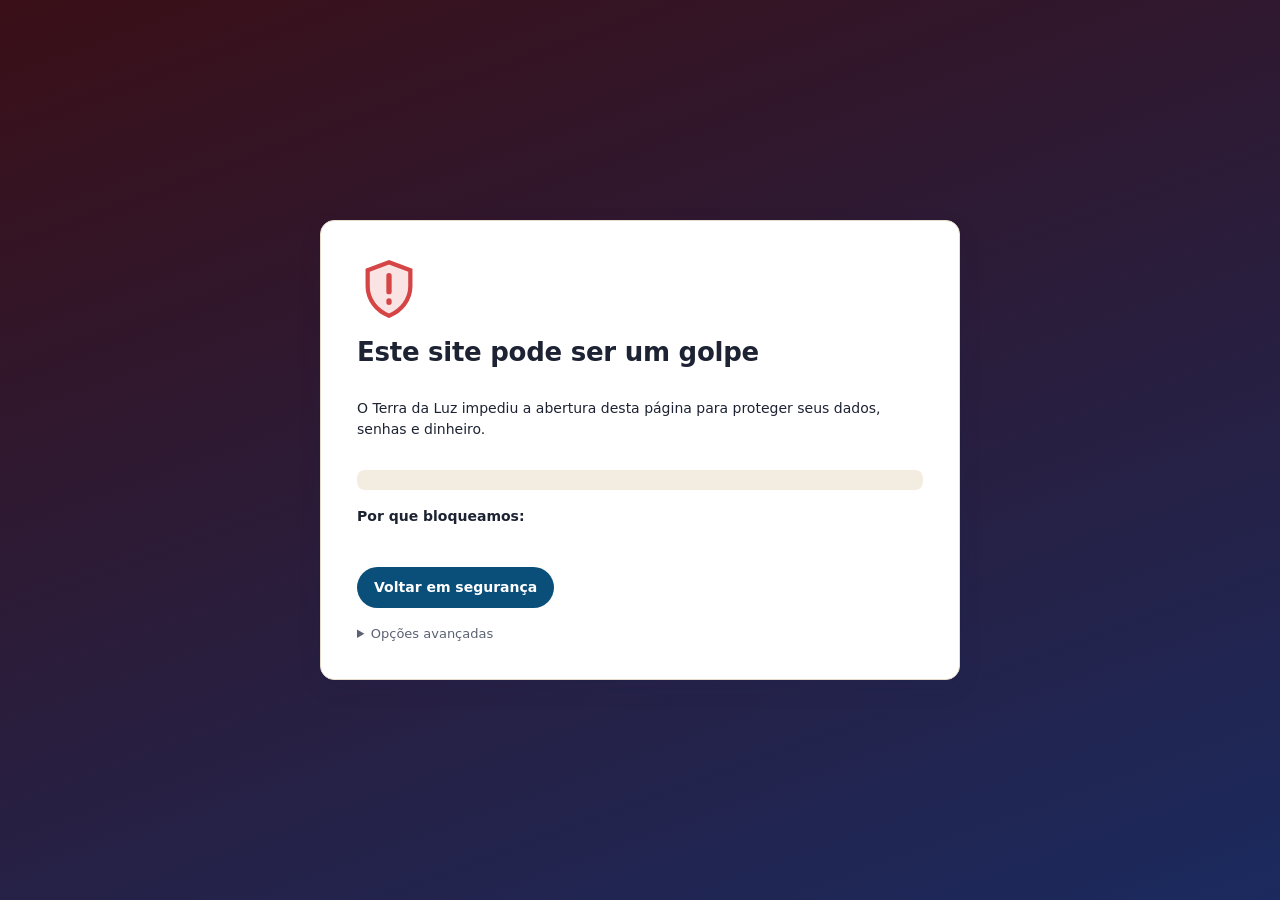
<file: extensoes/nucleo/paginas/alerta.html>
<!doctype html>
<html lang="pt-BR">
<head>
  <meta charset="utf-8">
  <meta name="viewport" content="width=device-width, initial-scale=1">
  <title>Site bloqueado — Terra da Luz</title>
  <link rel="icon" href="../icones/icone-32.png">
  <link rel="stylesheet" href="../estilo/base.css">
  <style>
    body { min-height: 100vh; display: grid; place-items: center; padding: 24px; background: linear-gradient(160deg, #3a0f17, #1b2a5e); }
    body.suspeito { background: linear-gradient(160deg, #4a2a05, #1b2a5e); }
    .caixa { max-width: 640px; width: 100%; padding: 36px; display: grid; gap: 16px; }
    .escudo { width: 64px; height: 64px; color: var(--perigo); }
    body.suspeito .escudo { color: var(--alerta); }
    h1 { font-size: 26px; }
    .endereco { font-family: ui-monospace, Consolas, monospace; font-size: 13px; padding: 10px 12px; border-radius: 8px; background: var(--superficie-2); word-break: break-all; }
    ul { margin: 0; padding-left: 20px; display: grid; gap: 6px; }
    .botoes { display: flex; gap: 10px; flex-wrap: wrap; margin-top: 8px; }
    details { font-size: 13px; color: var(--texto-2); }
    details summary { cursor: pointer; }
    details .botao { margin-top: 10px; }
  </style>
</head>
<body>
  <main class="caixa cartao">
    <svg class="escudo" viewBox="0 0 24 24" aria-hidden="true"><path d="M12 2l8 3v6c0 5-3.4 9.3-8 11-4.6-1.7-8-6-8-11V5l8-3z" fill="currentColor" opacity=".15"/><path d="M12 2l8 3v6c0 5-3.4 9.3-8 11-4.6-1.7-8-6-8-11V5l8-3z" fill="none" stroke="currentColor" stroke-width="1.6"/><path d="M12 7v6M12 16.5v.5" stroke="currentColor" stroke-width="2" stroke-linecap="round"/></svg>
    <h1 id="titulo">Este site pode ser um golpe</h1>
    <p id="explicacao">O Terra da Luz impediu a abertura desta página para proteger seus dados, senhas e dinheiro.</p>
    <div class="endereco" id="endereco"></div>
    <strong>Por que bloqueamos:</strong>
    <ul id="motivos"></ul>
    <div class="botoes">
      <button id="voltar" class="botao primario">Voltar em segurança</button>
    </div>
    <details>
      <summary>Opções avançadas</summary>
      <p>Se você tem certeza de que este site é confiável, pode abri-lo. Nunca digite senhas, dados de cartão ou códigos de banco em sites que você não reconhece.</p>
      <button id="continuar" class="botao perigo">Abrir mesmo assim (não recomendado)</button>
    </details>
  </main>
  <script type="module" src="alerta.js"></script>
</body>
</html>
</file>
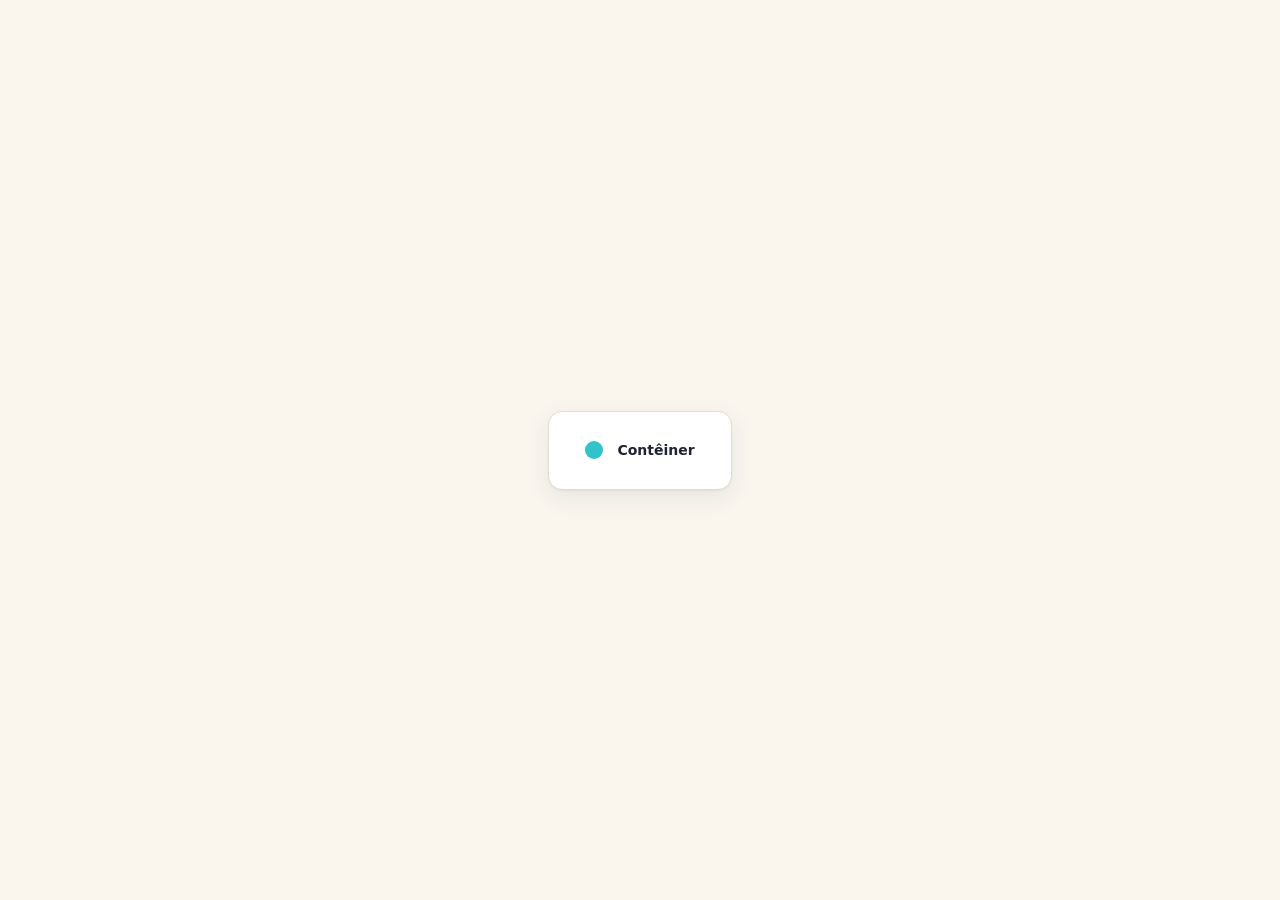
<file: extensoes/nucleo/paginas/conteiner.html>
<!doctype html>
<html lang="pt-BR">
<head>
  <meta charset="utf-8">
  <title>Contêiner — Terra da Luz</title>
  <link rel="icon" href="../icones/icone-32.png">
  <link rel="stylesheet" href="../estilo/base.css">
  <style>
    body { min-height: 100vh; display: grid; place-items: center; }
    .caixa { padding: 28px 36px; display: flex; gap: 14px; align-items: center; }
    .ponto { width: 18px; height: 18px; }
  </style>
</head>
<body>
  <!-- Página de entrada de um contêiner: o ajudante abre o perfil do contêiner
       nesta página, que guarda o nome/cor do contêiner e segue para o site. -->
  <main class="caixa cartao"><span class="ponto" id="cor"></span><strong id="nome">Abrindo contêiner…</strong></main>
  <script type="module" src="conteiner.js"></script>
</body>
</html>
</file>
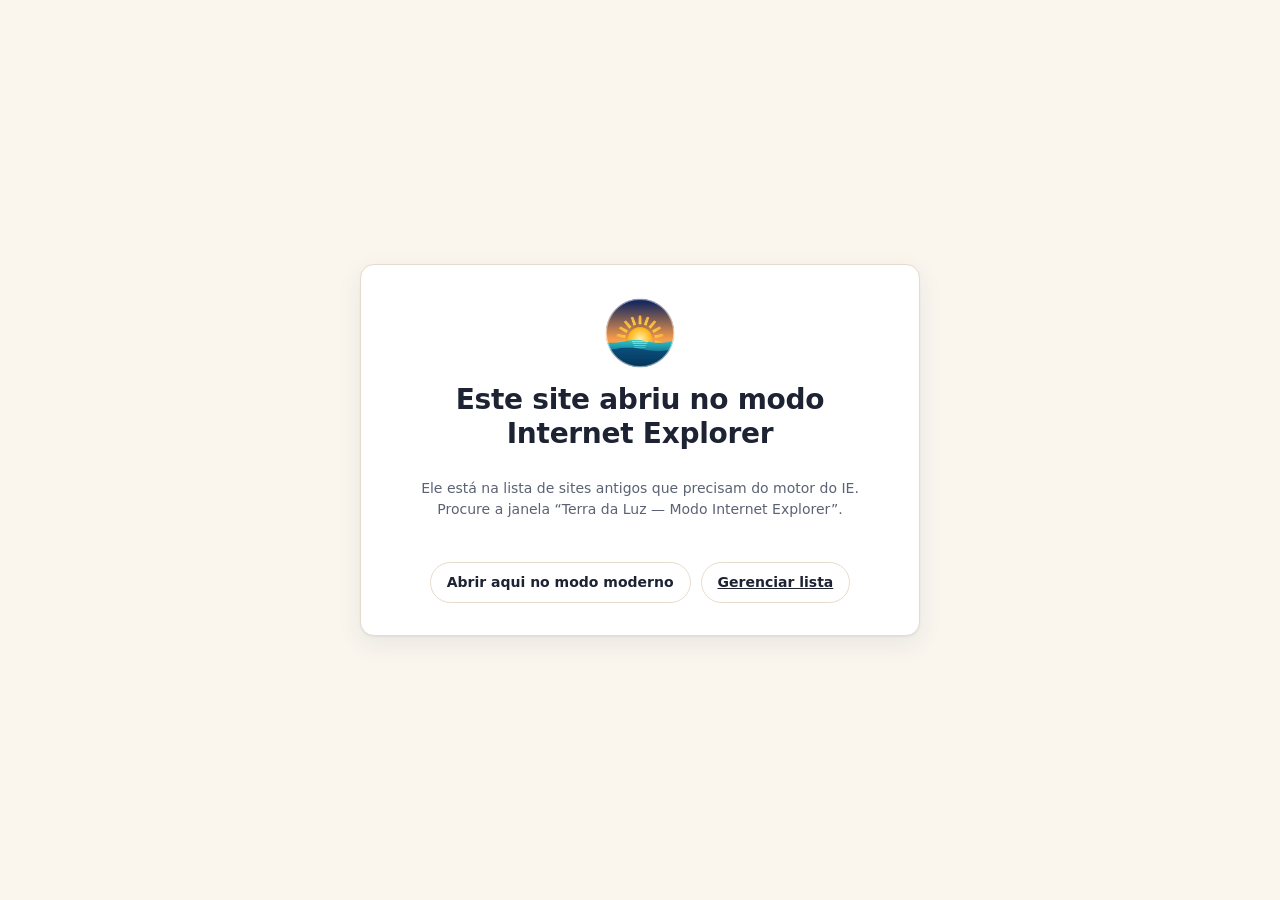
<file: extensoes/nucleo/paginas/modoie.html>
<!doctype html>
<html lang="pt-BR">
<head>
  <meta charset="utf-8">
  <title>Aberto no modo Internet Explorer</title>
  <link rel="icon" href="../icones/icone-32.png">
  <link rel="stylesheet" href="../estilo/base.css">
  <style>
    body { min-height: 100vh; display: grid; place-items: center; padding: 24px; }
    .caixa { max-width: 560px; padding: 32px; display: grid; gap: 14px; text-align: center; justify-items: center; }
    .endereco { font-family: ui-monospace, Consolas, monospace; font-size: 13px; word-break: break-all; color: var(--texto-2); }
    .botoes { display: flex; gap: 10px; flex-wrap: wrap; justify-content: center; }
  </style>
</head>
<body>
  <main class="caixa cartao">
    <img src="../icones/icone-128.png" alt="" width="72" height="72">
    <h1>Este site abriu no modo Internet Explorer</h1>
    <p class="mudo">Ele está na lista de sites antigos que precisam do motor do IE. Procure a janela “Terra da Luz — Modo Internet Explorer”.</p>
    <div class="endereco" id="endereco"></div>
    <div class="botoes">
      <button id="aqui" class="botao">Abrir aqui no modo moderno</button>
      <a class="botao" href="painel.html#modoie">Gerenciar lista</a>
    </div>
  </main>
  <script type="module" src="modoie.js"></script>
</body>
</html>
</file>
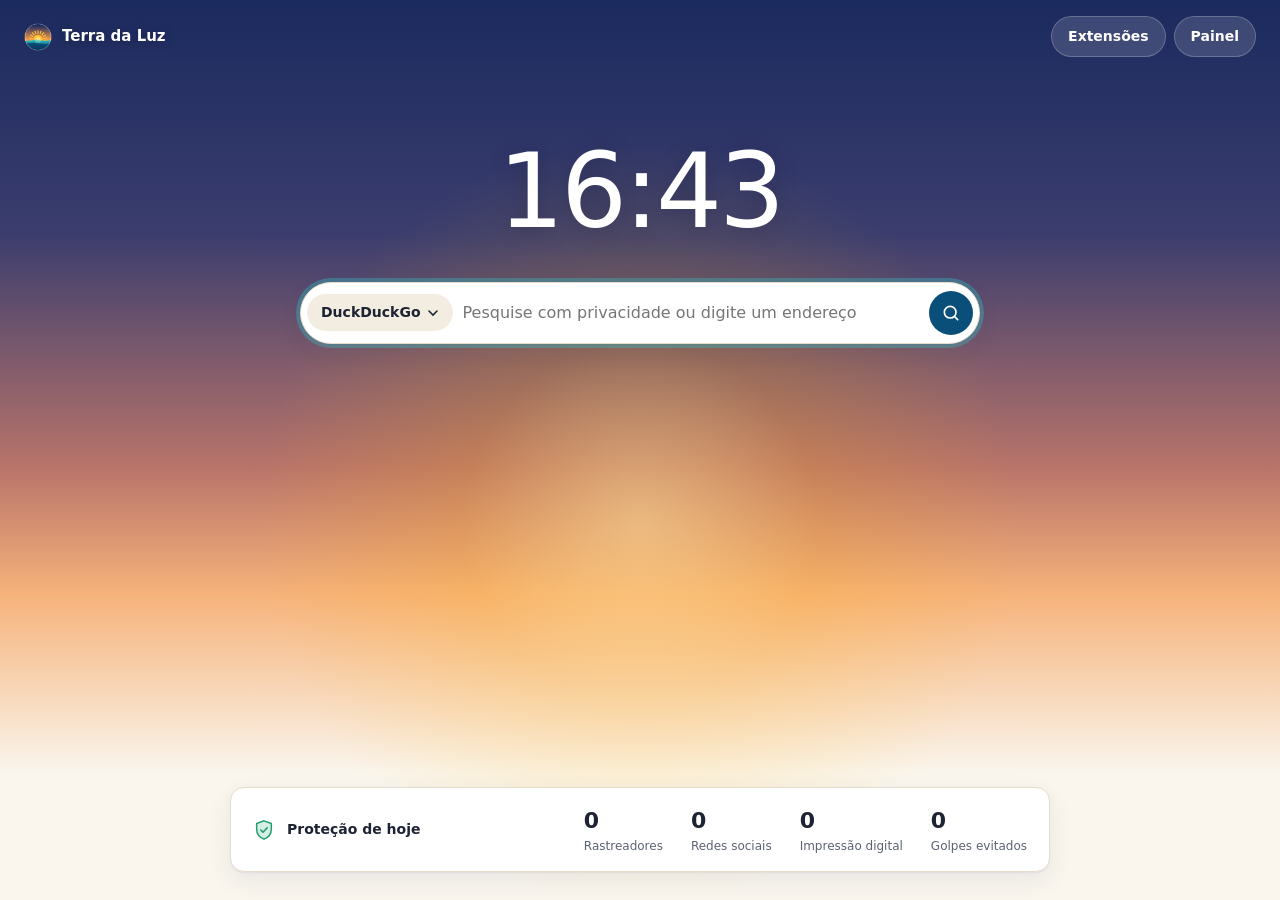
<file: extensoes/nucleo/paginas/novaaba.html>
<!doctype html>
<html lang="pt-BR">
<head>
  <meta charset="utf-8">
  <meta name="viewport" content="width=device-width, initial-scale=1">
  <title>Nova aba</title>
  <link rel="icon" href="../icones/icone-32.png">
  <link rel="stylesheet" href="../estilo/base.css">
  <link rel="stylesheet" href="novaaba.css">
</head>
<body>
  <div class="ceu" aria-hidden="true"><div class="brilho"></div></div>

  <header class="topo">
    <div class="marca"><img src="../icones/icone-48.png" alt=""> Terra da Luz</div>
    <span id="chipConteiner" class="chip-conteiner oculto"><span class="ponto"></span><span></span></span>
    <nav class="acoes-topo">
      <a class="botao fantasma" href="painel.html#extensoes">Extensões</a>
      <a class="botao fantasma" href="painel.html">Painel</a>
    </nav>
  </header>

  <main class="centro">
    <p id="saudacao" class="saudacao"></p>
    <h1 id="relogio" class="relogio">--:--</h1>

    <form id="busca" class="busca cartao" role="search">
      <button type="button" id="trocarBuscador" class="buscador" aria-haspopup="listbox" title="Escolher buscador">
        <span id="nomeBuscador">DuckDuckGo</span>
        <svg width="12" height="12" viewBox="0 0 12 12" aria-hidden="true"><path d="M2 4l4 4 4-4" fill="none" stroke="currentColor" stroke-width="1.6" stroke-linecap="round"/></svg>
      </button>
      <input id="termo" name="q" type="search" autocomplete="off" placeholder="Pesquise com privacidade ou digite um endereço" aria-label="Pesquisar" autofocus>
      <button class="lupa" type="submit" aria-label="Pesquisar">
        <svg width="20" height="20" viewBox="0 0 24 24" aria-hidden="true"><circle cx="11" cy="11" r="7" fill="none" stroke="currentColor" stroke-width="2"/><path d="M20 20l-4-4" stroke="currentColor" stroke-width="2" stroke-linecap="round"/></svg>
      </button>
      <ul id="listaBuscadores" class="lista-buscadores cartao oculto" role="listbox"></ul>
    </form>

    <section id="atalhos" class="atalhos" aria-label="Atalhos"></section>
  </main>

  <section class="painel-protecao cartao" aria-label="Proteção de hoje">
    <div class="pp-titulo">
      <svg width="22" height="22" viewBox="0 0 24 24" aria-hidden="true"><path d="M12 2l8 3v6c0 5-3.4 9.3-8 11-4.6-1.7-8-6-8-11V5l8-3z" fill="currentColor" opacity=".18"/><path d="M12 2l8 3v6c0 5-3.4 9.3-8 11-4.6-1.7-8-6-8-11V5l8-3z" fill="none" stroke="currentColor" stroke-width="1.6"/><path d="M8.5 12l2.4 2.4 4.6-4.8" fill="none" stroke="currentColor" stroke-width="1.8" stroke-linecap="round" stroke-linejoin="round"/></svg>
      <div><strong>Proteção de hoje</strong><span id="nivelTexto" class="mudo"></span></div>
    </div>
    <dl class="numeros">
      <div><dt>Rastreadores</dt><dd id="nRastreadores">0</dd></div>
      <div><dt>Redes sociais</dt><dd id="nSocial">0</dd></div>
      <div><dt>Impressão digital</dt><dd id="nImpressao">0</dd></div>
      <div><dt>Golpes evitados</dt><dd id="nGolpes">0</dd></div>
    </dl>
  </section>

  <dialog id="dialogoAtalho" class="cartao">
    <form method="dialog" id="formAtalho">
      <h2>Novo atalho</h2>
      <label>Nome<input class="campo" name="nome" required maxlength="40"></label>
      <label>Endereço<input class="campo" name="url" required placeholder="https://"></label>
      <div class="linha-botoes">
        <button class="botao" value="cancelar" formnovalidate>Cancelar</button>
        <button class="botao primario" value="salvar">Salvar</button>
      </div>
    </form>
  </dialog>

  <script type="module" src="novaaba.js"></script>
</body>
</html>
</file>
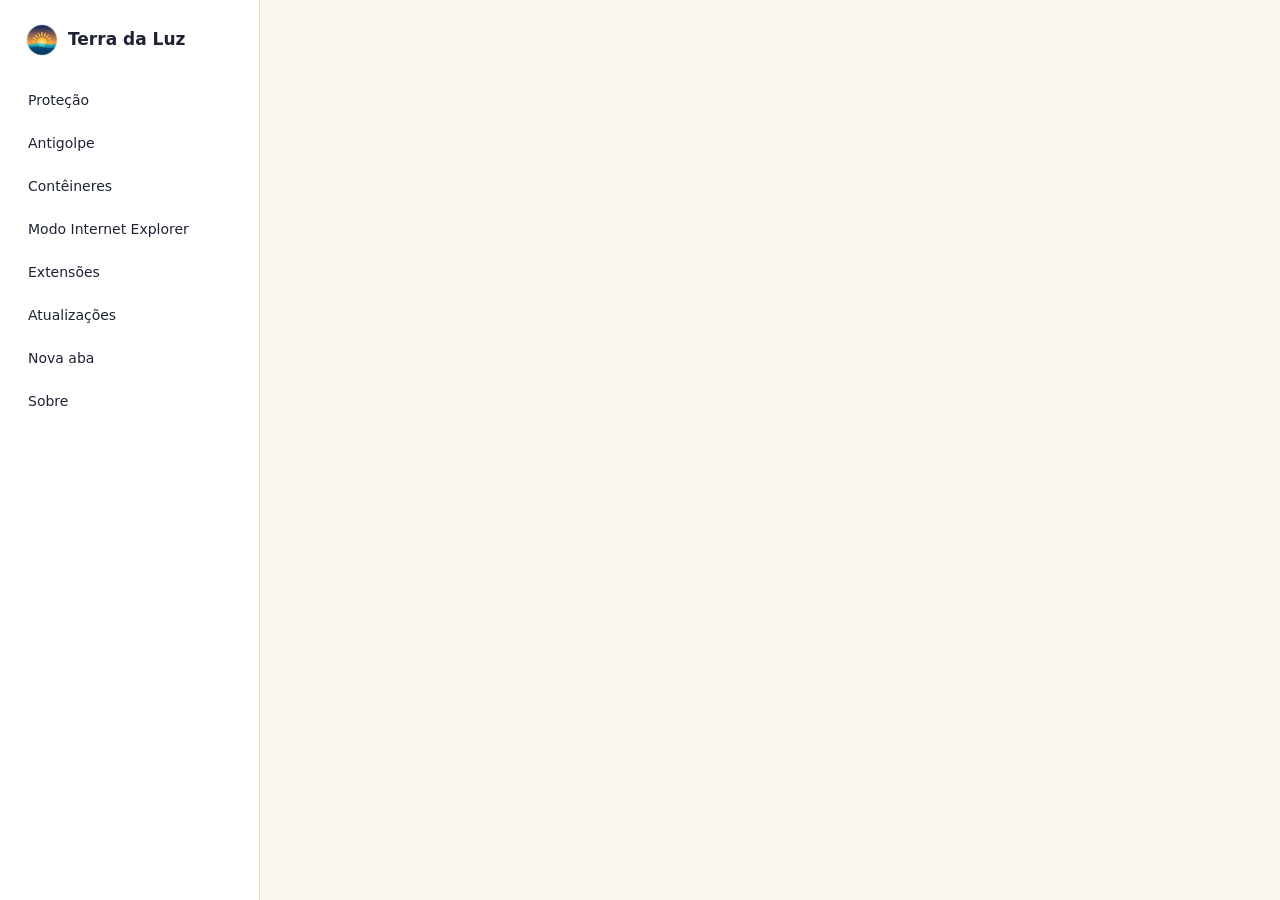
<file: extensoes/nucleo/paginas/painel.html>
<!doctype html>
<html lang="pt-BR">
<head>
  <meta charset="utf-8">
  <meta name="viewport" content="width=device-width, initial-scale=1">
  <title>Painel do Terra da Luz</title>
  <link rel="icon" href="../icones/icone-32.png">
  <link rel="stylesheet" href="../estilo/base.css">
  <link rel="stylesheet" href="painel.css">
</head>
<body>
  <aside class="lateral">
    <div class="marca"><img src="../icones/icone-48.png" alt=""> Terra da Luz</div>
    <nav id="menu" aria-label="Seções">
      <a href="#protecao">Proteção</a>
      <a href="#antigolpe">Antigolpe</a>
      <a href="#conteineres">Contêineres</a>
      <a href="#modoie">Modo Internet Explorer</a>
      <a href="#extensoes">Extensões</a>
      <a href="#atualizacoes">Atualizações</a>
      <a href="#novaaba">Nova aba</a>
      <a href="#sobre">Sobre</a>
    </nav>
  </aside>

  <main>
    <!-- PROTEÇÃO -->
    <section id="sec-protecao" class="secao">
      <h1>Proteção contra rastreamento</h1>
      <p class="mudo">Inspirada na Proteção Aprimorada do Firefox, funcionando no motor nativo do Chromium.</p>
      <div class="niveis" role="radiogroup" aria-label="Nível de proteção">
        <label class="nivel cartao"><input type="radio" name="nivel" value="padrao">
          <strong>Padrão</strong><span>Bloqueia rastreadores de terceiros, de redes sociais, de impressão digital e mineradores de criptomoeda. Remove códigos de rastreio dos links. Quase nunca quebra sites.</span></label>
        <label class="nivel cartao"><input type="radio" name="nivel" value="estrita">
          <strong>Estrita</strong><span>Tudo do Padrão e mais disfarce de áudio, processador, bateria e lista de fontes. Mais privacidade; alguns sites podem se comportar diferente.</span></label>
        <label class="nivel cartao"><input type="radio" name="nivel" value="desligada">
          <strong>Desligada</strong><span>Não bloqueia rastreadores. O antigolpe continua funcionando.</span></label>
      </div>

      <h2>Proteções sempre ativas</h2>
      <ul class="lista-status">
        <li><span class="etiqueta ok">Ativo</span> Sem telemetria do Google: o navegador é baseado no ungoogled-chromium.</li>
        <li><span class="etiqueta ok">Ativo</span> Cookies de terceiros bloqueados e armazenamento separado por site (como a Proteção Total de Cookies do Firefox).</li>
        <li><span class="etiqueta ok">Ativo</span> Ruído contra impressão digital em canvas e medidas de texto, direto no código C++.</li>
        <li><span class="etiqueta ok">Ativo</span> Isolamento de processos por site (sandbox do Chromium).</li>
        <li><span class="etiqueta ok">Ativo</span> Preferência por HTTPS e DNS seguro (Quad9), que também bloqueia domínios de malware.</li>
        <li><span class="etiqueta ok">Ativo</span> uBlock Origin embutido com listas de anúncios e rastreadores.</li>
      </ul>

      <h2>Sites sem proteção</h2>
      <p class="mudo">Sites em que você desligou o bloqueio pelo ícone do Terra da Luz.</p>
      <ul id="sitesSemProtecao" class="lista-simples"></ul>
    </section>

    <!-- ANTIGOLPE -->
    <section id="sec-antigolpe" class="secao">
      <h1>Antigolpe</h1>
      <p class="mudo">Verifica cada endereço antes de abrir. A análise acontece no seu computador: nenhum site que você visita é enviado para ninguém.</p>
      <div class="cartao opcoes">
        <label class="opcao"><span><strong>Avisar sobre sites falsos e golpes</strong><small>Detecta imitações de bancos, gov.br, lojas e redes sociais, endereços disfarçados e letras de outros alfabetos.</small></span>
          <span class="chave"><input type="checkbox" data-config="antiGolpe"><span></span></span></label>
        <label class="opcao"><span><strong>Usar listas públicas de golpes e vírus</strong><small>Baixa uma vez a cada 12 horas as listas completas do URLhaus (abuse.ch) e do OpenPhish e compara aqui mesmo.</small></span>
          <span class="chave"><input type="checkbox" data-config="listasAntiGolpe"><span></span></span></label>
        <label class="opcao"><span><strong>Bloquear downloads perigosos</strong><small>Cancela arquivos vindos de sites de golpe e pausa programas baixados sem conexão segura.</small></span>
          <span class="chave"><input type="checkbox" data-config="bloquearDownloadsPerigosos"><span></span></span></label>
      </div>
      <div class="linha-acao">
        <span id="infoListas" class="mudo"></span>
        <button id="atualizarListas" class="botao">Atualizar listas agora</button>
      </div>
    </section>

    <!-- CONTÊINERES -->
    <section id="sec-conteineres" class="secao">
      <h1>Contêineres</h1>
      <p class="mudo">Cada contêiner é um espaço totalmente separado, com seus próprios cookies, logins e histórico. Use um para o banco, outro para o trabalho, outro para compras.</p>
      <div id="listaConteineres" class="grade-conteineres"></div>
      <form id="novoConteiner" class="cartao form-linha">
        <input class="campo" name="nome" placeholder="Nome do novo contêiner" maxlength="40" required>
        <div class="cores" role="radiogroup" aria-label="Cor"></div>
        <button class="botao primario">Criar</button>
      </form>
      <h2>Sites que sempre abrem em um contêiner</h2>
      <ul id="regrasConteiner" class="lista-simples"></ul>
    </section>

    <!-- MODO IE -->
    <section id="sec-modoie" class="secao">
      <h1>Modo Internet Explorer</h1>
      <p class="mudo">Para sistemas antigos de prefeituras, bancos, empresas e órgãos públicos que só funcionam no Internet Explorer. O site abre em uma janela do Terra da Luz que usa o motor do IE 11 (MSHTML) do próprio Windows.</p>
      <div id="statusAjudante" class="cartao status-ajudante"></div>
      <h2>Sites que sempre abrem no modo IE</h2>
      <form id="novoSiteIE" class="form-linha">
        <input class="campo" name="site" placeholder="exemplo: sistema.prefeitura.gov.br" required>
        <button class="botao">Adicionar</button>
      </form>
      <ul id="sitesIE" class="lista-simples"></ul>
      <p class="mudo pequeno">Dica: em qualquer página, clique com o botão direito e escolha “Recarregar no modo Internet Explorer”.</p>
    </section>

    <!-- EXTENSÕES -->
    <section id="sec-extensoes" class="secao">
      <h1>Central de extensões</h1>
      <p class="mudo">Instale extensões da Chrome Web Store. O Terra da Luz pede a sua confirmação antes de cada instalação, como no Chrome.</p>
      <form id="instalarLoja" class="cartao form-linha">
        <input class="campo" name="texto" placeholder="Cole aqui o endereço da extensão na Chrome Web Store" required>
        <button class="botao primario">Instalar</button>
      </form>
      <div class="linha-acao">
        <a class="botao" href="https://chromewebstore.google.com/" target="_blank" rel="noreferrer">Abrir a Chrome Web Store</a>
        <span class="mudo pequeno">Na loja, use o botão “Adicionar ao Terra da Luz”.</span>
      </div>

      <div class="cartao opcoes">
        <label class="opcao"><span><strong>Procurar atualizações das extensões da loja</strong><small>Uma vez por dia o Terra da Luz pergunta à Chrome Web Store se há versões novas das extensões que você instalou de lá. Só a lista dessas extensões e suas versões é enviada.</small></span>
          <span class="chave"><input type="checkbox" data-config="verificarAtualizacoesExtensoes"><span></span></span></label>
      </div>
      <div class="linha-acao">
        <span id="infoAtualizacoesExt" class="mudo"></span>
        <button id="verificarExtensoes" class="botao">Verificar agora</button>
      </div>
      <div id="listaExtensoes" class="lista-extensoes"></div>
    </section>

    <!-- ATUALIZAÇÕES -->
    <section id="sec-atualizacoes" class="secao">
      <h1>Atualizações do navegador</h1>
      <p class="mudo">O Terra da Luz se atualiza sozinho: verifica novas versões ao ligar o computador e a cada 6 horas, confere a assinatura digital do pacote e instala quando o navegador é fechado.</p>
      <div class="cartao versao">
        <div>
          <span class="mudo">Versão instalada</span>
          <strong id="versaoAtual">—</strong>
        </div>
        <div>
          <span class="mudo">Situação</span>
          <strong id="situacaoAtualizacao">—</strong>
        </div>
        <div class="acoes-versao">
          <button id="verificarAtualizacao" class="botao">Verificar agora</button>
          <button id="instalarAtualizacao" class="botao primario oculto">Instalar e reiniciar</button>
        </div>
      </div>
      <p class="mudo pequeno">As extensões embutidas (Núcleo, uBlock Origin e tema) também são atualizadas automaticamente pelo servidor do projeto.</p>
    </section>

    <!-- NOVA ABA -->
    <section id="sec-novaaba" class="secao">
      <h1>Nova aba</h1>
      <div class="cartao opcoes">
        <label class="opcao"><span><strong>Seu nome</strong><small>Usado só na saudação da nova aba.</small></span>
          <input class="campo curto" data-config="nomePessoa" maxlength="30" placeholder="Opcional"></label>
        <label class="opcao"><span><strong>Mostrar sites mais visitados</strong><small>Calculado a partir do seu histórico, no seu computador.</small></span>
          <span class="chave"><input type="checkbox" data-config="mostrarSitesMaisVisitados"><span></span></span></label>
        <label class="opcao"><span><strong>Buscador da nova aba</strong><small>Para a barra de endereços, use Configurações › Mecanismo de pesquisa.</small></span>
          <select class="campo curto" data-config="buscador" id="selBuscador"></select></label>
      </div>
    </section>

    <!-- SOBRE -->
    <section id="sec-sobre" class="secao">
      <h1>Sobre o Terra da Luz</h1>
      <div class="cartao sobre">
        <img src="../icones/icone-128.png" alt="" width="96" height="96">
        <div>
          <p><strong>Terra da Luz</strong> — um navegador híbrido: o motor Blink e o isolamento de processos do Chromium, sem a telemetria do Google (ungoogled-chromium), com a filosofia de privacidade do Firefox.</p>
          <p class="mudo">Núcleo <span id="versaoNucleo"></span>. Construído sobre Chromium e ungoogled-chromium (licença BSD) e uBlock Origin (GPLv3). Firefox é marca da Mozilla; o Terra da Luz não é afiliado à Mozilla nem ao Google.</p>
        </div>
      </div>
    </section>
  </main>
  <script type="module" src="painel.js"></script>
</body>
</html>
</file>
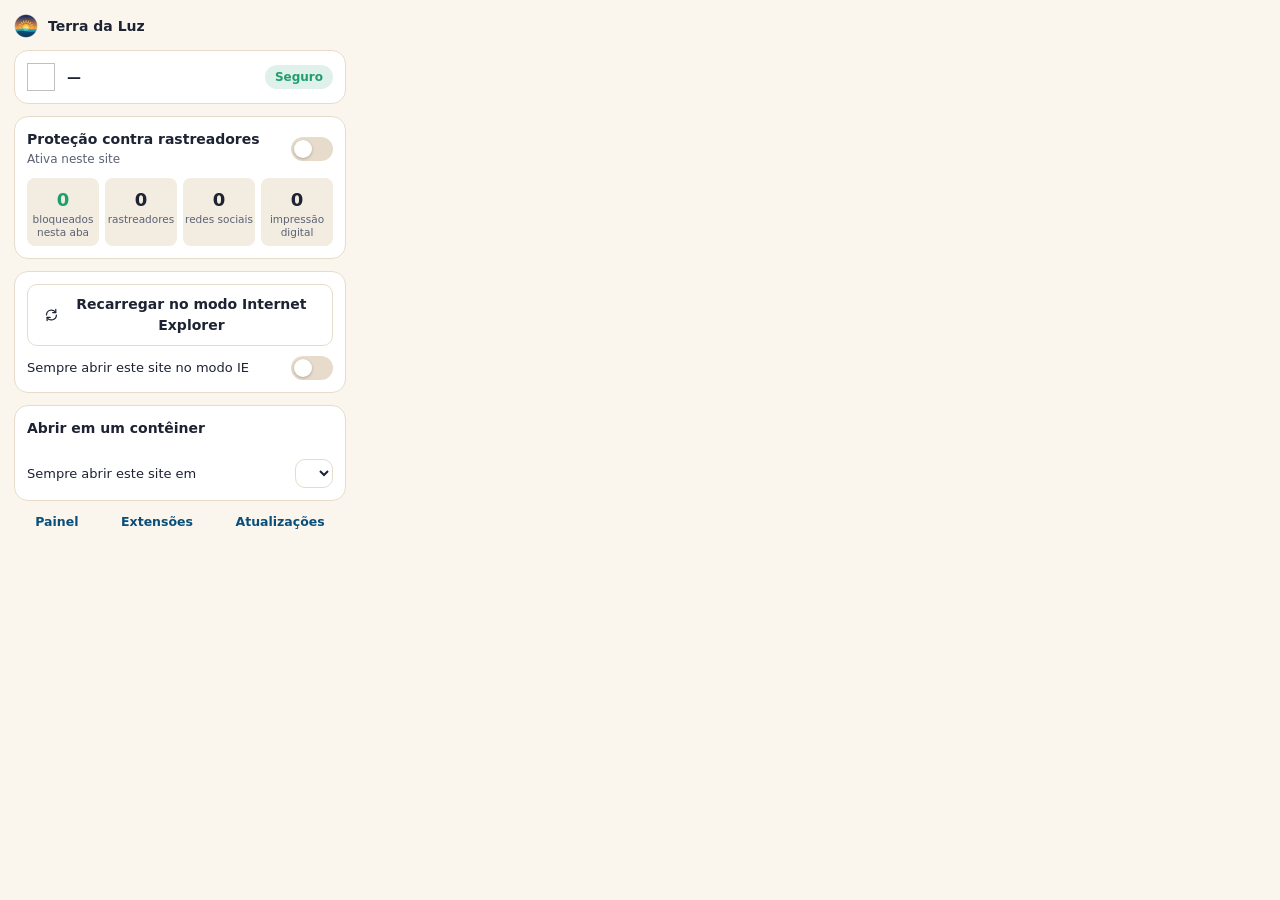
<file: extensoes/nucleo/paginas/popup.html>
<!doctype html>
<html lang="pt-BR">
<head>
  <meta charset="utf-8">
  <title>Terra da Luz</title>
  <link rel="stylesheet" href="../estilo/base.css">
  <link rel="stylesheet" href="popup.css">
</head>
<body>
  <header class="cab">
    <div class="marca"><img src="../icones/icone-48.png" alt=""> Terra da Luz</div>
    <span id="conteinerAtual" class="etiqueta oculto"></span>
  </header>

  <section class="site">
    <img id="favicon" alt="" width="28" height="28">
    <div class="site-info">
      <strong id="host">—</strong>
      <span id="cadeado" class="mudo"></span>
    </div>
    <span id="selo" class="etiqueta ok">Seguro</span>
  </section>

  <div id="alertaSite" class="alerta oculto"></div>

  <section class="bloco" id="blocoProtecao">
    <label class="linha">
      <span>
        <strong>Proteção contra rastreadores</strong>
        <small id="descProtecao" class="mudo">Ativa neste site</small>
      </span>
      <span class="chave"><input type="checkbox" id="protecaoSite"><span></span></span>
    </label>
    <div class="contagem">
      <div><b id="cTotal">0</b><small>bloqueados nesta aba</small></div>
      <div><b id="cRastreadores">0</b><small>rastreadores</small></div>
      <div><b id="cSocial">0</b><small>redes sociais</small></div>
      <div><b id="cImpressao">0</b><small>impressão digital</small></div>
    </div>
  </section>

  <section class="bloco" id="blocoIE">
    <button id="abrirIE" class="botao largo">
      <svg width="18" height="18" viewBox="0 0 24 24" aria-hidden="true"><path d="M4 12a8 8 0 0 1 14.9-4M20 12a8 8 0 0 1-14.9 4" fill="none" stroke="currentColor" stroke-width="2" stroke-linecap="round"/><path d="M19 3v5h-5M5 21v-5h5" fill="none" stroke="currentColor" stroke-width="2" stroke-linecap="round" stroke-linejoin="round"/></svg>
      Recarregar no modo Internet Explorer
    </button>
    <label class="linha pequena">
      <span>Sempre abrir este site no modo IE</span>
      <span class="chave"><input type="checkbox" id="sempreIE"><span></span></span>
    </label>
  </section>

  <section class="bloco" id="blocoConteiner">
    <strong>Abrir em um contêiner</strong>
    <div id="listaConteineres" class="lista-conteineres"></div>
    <label class="linha pequena">
      <span>Sempre abrir este site em</span>
      <select id="conteinerSempre" class="campo mini"></select>
    </label>
  </section>

  <footer class="rodape">
    <a href="painel.html" target="_blank">Painel</a>
    <a href="painel.html#extensoes" target="_blank">Extensões</a>
    <a href="painel.html#atualizacoes" target="_blank">Atualizações</a>
  </footer>
  <script type="module" src="popup.js"></script>
</body>
</html>
</file>
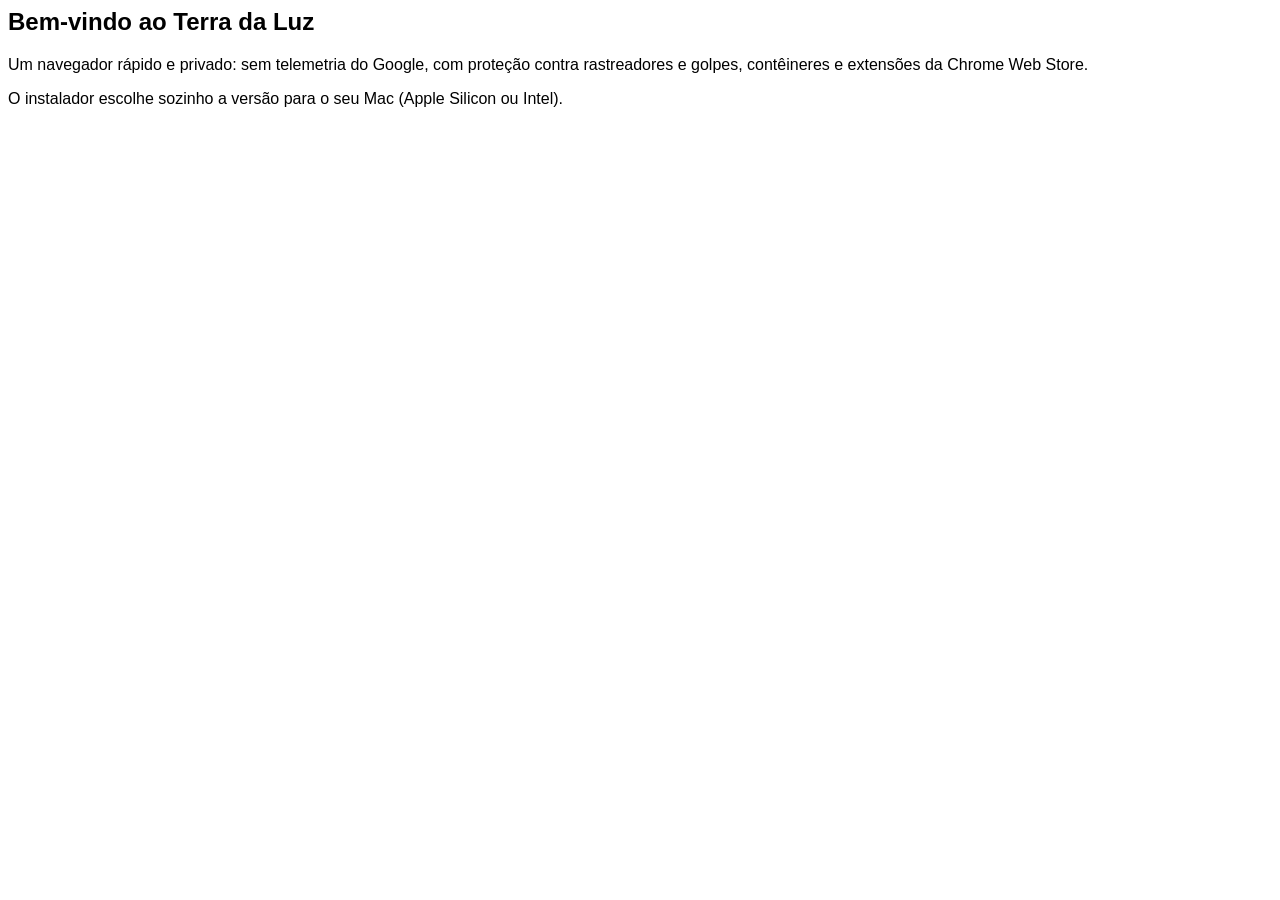
<file: instalador/macos/recursos/bemvindo.html>
<html><body style="font-family:-apple-system,sans-serif">
<h2>Bem-vindo ao Terra da Luz</h2>
<p>Um navegador rápido e privado: sem telemetria do Google, com proteção contra rastreadores e golpes, contêineres e extensões da Chrome Web Store.</p>
<p>O instalador escolhe sozinho a versão para o seu Mac (Apple Silicon ou Intel).</p>
</body></html>
</file>
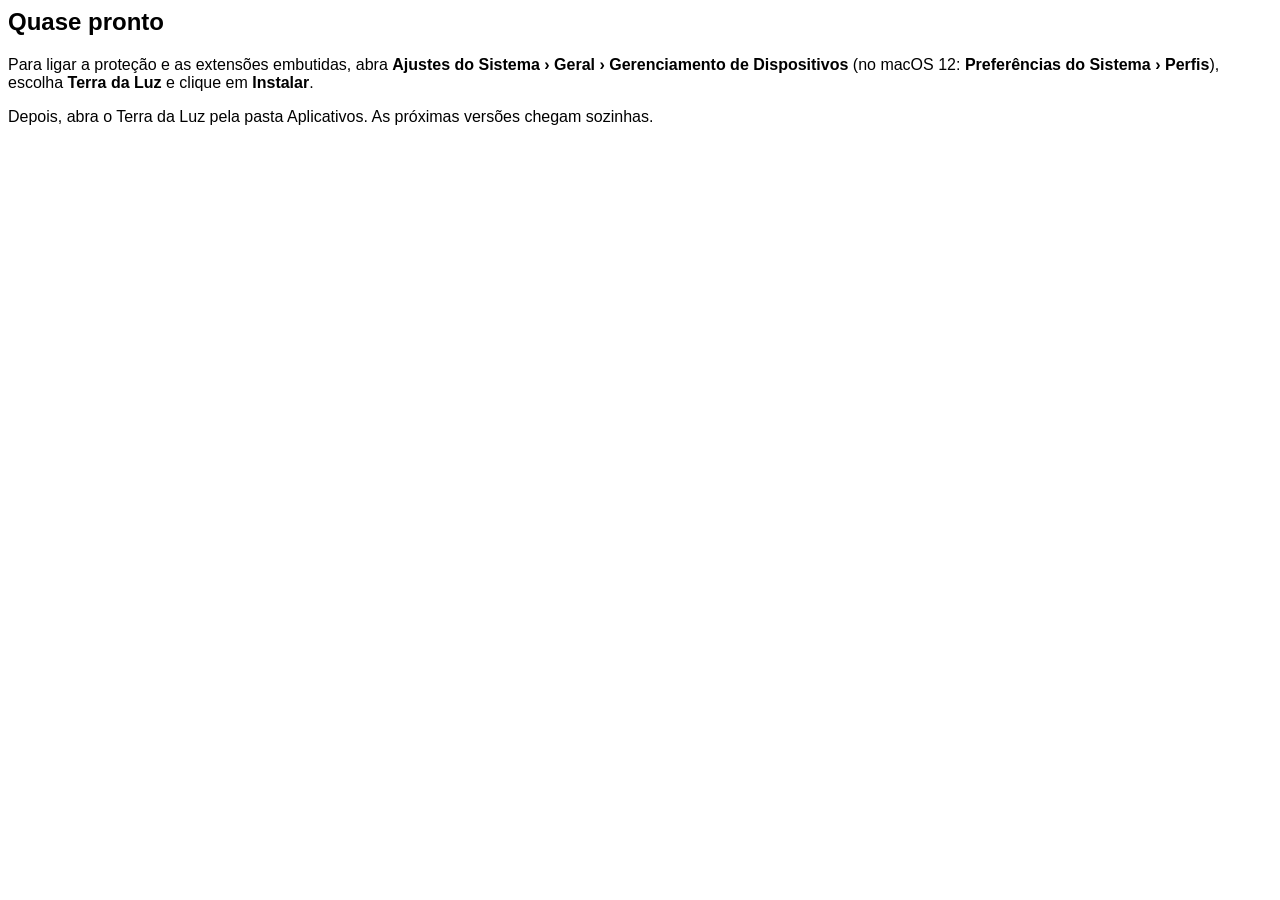
<file: instalador/macos/recursos/concluido.html>
<html><body style="font-family:-apple-system,sans-serif">
<h2>Quase pronto</h2>
<p>Para ligar a proteção e as extensões embutidas, abra <b>Ajustes do Sistema › Geral › Gerenciamento de Dispositivos</b> (no macOS 12: <b>Preferências do Sistema › Perfis</b>), escolha <b>Terra da Luz</b> e clique em <b>Instalar</b>.</p>
<p>Depois, abra o Terra da Luz pela pasta Aplicativos. As próximas versões chegam sozinhas.</p>
</body></html>
</file>
<file: extensoes/nucleo/estilo/base.css>
/* Terra da Luz — sistema visual
   Inspirado no amanhecer no mar do Ceará: anil, âmbar, sol e turquesa. */
:root {
  --anil: #1b2a5e;
  --anil-2: #26397a;
  --ambar: #f69c4a;
  --sol: #ffb30f;
  --sol-claro: #fff1b0;
  --mar: #2ec4c9;
  --mar-fundo: #0a4f7a;
  --perigo: #d64545;
  --alerta: #e08a00;
  --ok: #1f9e6e;

  --fundo: #faf6ee;
  --superficie: #ffffff;
  --superficie-2: #f3ece0;
  --borda: #e7dccb;
  --texto: #1d2333;
  --texto-2: #5b6274;
  --destaque: var(--mar-fundo);
  --destaque-texto: #ffffff;
  --sombra: 0 1px 2px rgba(27, 42, 94, 0.06), 0 8px 24px rgba(27, 42, 94, 0.08);
  --raio: 14px;
  --raio-p: 10px;
  --fonte: "Segoe UI Variable Text", "Segoe UI", system-ui, -apple-system, "Noto Sans", Ubuntu, Cantarell, sans-serif;
  --fonte-titulo: "Segoe UI Variable Display", "Segoe UI", system-ui, -apple-system, "Noto Sans", sans-serif;
  color-scheme: light;
}
@media (prefers-color-scheme: dark) {
  :root {
    --fundo: #0f1526;
    --superficie: #172038;
    --superficie-2: #1e2a47;
    --borda: #2a3858;
    --texto: #eef1f8;
    --texto-2: #a6afc4;
    --destaque: var(--mar);
    --destaque-texto: #06233a;
    --sombra: 0 1px 2px rgba(0, 0, 0, 0.3), 0 10px 30px rgba(0, 0, 0, 0.35);
    color-scheme: dark;
  }
}
* { box-sizing: border-box; }
html, body { margin: 0; }
body {
  font-family: var(--fonte);
  font-size: 14px;
  line-height: 1.5;
  color: var(--texto);
  background: var(--fundo);
  -webkit-font-smoothing: antialiased;
}
h1, h2, h3 { font-family: var(--fonte-titulo); line-height: 1.2; margin: 0; letter-spacing: -0.01em; }
a { color: var(--destaque); }
button, input, select { font: inherit; color: inherit; }
:focus-visible { outline: 2px solid var(--mar); outline-offset: 2px; }

.botao {
  display: inline-flex; align-items: center; justify-content: center; gap: 8px;
  padding: 9px 16px; border-radius: 999px; border: 1px solid var(--borda);
  background: var(--superficie); color: var(--texto); cursor: pointer;
  font-weight: 600; transition: background .15s, transform .05s, border-color .15s;
}
.botao:hover { background: var(--superficie-2); }
.botao:active { transform: translateY(1px); }
.botao.primario { background: var(--destaque); color: var(--destaque-texto); border-color: transparent; }
.botao.primario:hover { filter: brightness(1.08); }
.botao.perigo { color: var(--perigo); }
.botao:disabled { opacity: .55; cursor: default; }

.cartao { background: var(--superficie); border: 1px solid var(--borda); border-radius: var(--raio); box-shadow: var(--sombra); }

.campo {
  width: 100%; padding: 10px 14px; border-radius: var(--raio-p);
  border: 1px solid var(--borda); background: var(--superficie);
}
.campo:focus { outline: none; border-color: var(--mar); box-shadow: 0 0 0 3px color-mix(in srgb, var(--mar) 25%, transparent); }

/* interruptor */
.chave { position: relative; display: inline-block; width: 42px; height: 24px; flex: none; }
.chave input { opacity: 0; width: 0; height: 0; position: absolute; }
.chave span { position: absolute; inset: 0; background: var(--borda); border-radius: 999px; transition: background .2s; cursor: pointer; }
.chave span::after { content: ""; position: absolute; width: 18px; height: 18px; left: 3px; top: 3px; border-radius: 50%; background: #fff; box-shadow: 0 1px 3px rgba(0,0,0,.25); transition: transform .2s; }
.chave input:checked + span { background: var(--ok); }
.chave input:checked + span::after { transform: translateX(18px); }
.chave input:focus-visible + span { outline: 2px solid var(--mar); outline-offset: 2px; }

.etiqueta { display: inline-flex; align-items: center; gap: 6px; padding: 3px 10px; border-radius: 999px; font-size: 12px; font-weight: 600; background: var(--superficie-2); color: var(--texto-2); }
.etiqueta.ok { background: color-mix(in srgb, var(--ok) 14%, transparent); color: var(--ok); }
.etiqueta.aviso { background: color-mix(in srgb, var(--alerta) 16%, transparent); color: var(--alerta); }
.etiqueta.perigo { background: color-mix(in srgb, var(--perigo) 14%, transparent); color: var(--perigo); }

.marca { display: flex; align-items: center; gap: 10px; font-family: var(--fonte-titulo); font-weight: 700; }
.marca img { width: 28px; height: 28px; }
.mudo { color: var(--texto-2); }
.oculto { display: none !important; }
.ponto { width: 10px; height: 10px; border-radius: 50%; display: inline-block; flex: none; }

.aviso-flutuante {
  position: fixed; left: 50%; bottom: 24px; transform: translateX(-50%) translateY(20px);
  background: var(--anil); color: #fff; padding: 10px 18px; border-radius: 999px; box-shadow: var(--sombra);
  opacity: 0; transition: opacity .2s, transform .2s; pointer-events: none; z-index: 10; max-width: calc(100% - 32px);
}
.aviso-flutuante.visivel { opacity: 1; transform: translateX(-50%) translateY(0); }
@media (prefers-reduced-motion: reduce) { * { transition: none !important; animation: none !important; } }
</file>
<file: extensoes/nucleo/paginas/novaaba.css>
body { min-height: 100vh; display: flex; flex-direction: column; overflow-x: hidden; }

.ceu {
  position: fixed; inset: 0; z-index: -1;
  background:
    linear-gradient(180deg, #1b2a5e 0%, #3b3d6e 26%, #b9746a 52%, #f6b27a 66%, var(--fundo) 86%);
}
.ceu .brilho {
  position: absolute; left: 50%; top: 58%; width: 900px; height: 900px; transform: translate(-50%, -50%);
  background: radial-gradient(circle, rgba(255, 220, 140, .55) 0%, rgba(255, 179, 15, .18) 28%, transparent 60%);
}
@media (prefers-color-scheme: dark) {
  .ceu { background: linear-gradient(180deg, #0a1030 0%, #16245a 40%, #3a3a6a 62%, var(--fundo) 88%); }
  .ceu .brilho { background: radial-gradient(circle, rgba(46, 196, 201, .22) 0%, transparent 55%); }
}

.topo { display: flex; align-items: center; gap: 14px; padding: 16px 24px; color: #fff; }
.topo .marca { font-size: 15px; text-shadow: 0 1px 8px rgba(0,0,0,.25); }
.acoes-topo { margin-left: auto; display: flex; gap: 8px; }
.botao.fantasma { background: rgba(255,255,255,.14); color: #fff; border-color: rgba(255,255,255,.22); text-decoration: none; backdrop-filter: blur(8px); }
.botao.fantasma:hover { background: rgba(255,255,255,.24); }
.chip-conteiner { display: inline-flex; align-items: center; gap: 8px; padding: 4px 12px; border-radius: 999px; background: rgba(255,255,255,.92); color: var(--anil); font-weight: 700; font-size: 13px; }

.centro { flex: 1; display: flex; flex-direction: column; align-items: center; padding: 6vh 16px 24px; }
.saudacao { margin: 0; color: rgba(255,255,255,.9); font-size: 18px; font-weight: 500; text-shadow: 0 1px 10px rgba(0,0,0,.25); }
.relogio { font-size: clamp(56px, 10vw, 104px); font-weight: 300; color: #fff; letter-spacing: -0.03em; margin: 2px 0 28px; text-shadow: 0 2px 24px rgba(0,0,0,.18); font-variant-numeric: tabular-nums; }

.busca { position: relative; display: flex; align-items: center; width: min(680px, 100%); padding: 6px; border-radius: 999px; }
.busca input { flex: 1; border: 0; background: transparent; padding: 12px 10px; font-size: 16px; min-width: 0; }
.busca input:focus { outline: none; }
.busca:focus-within { box-shadow: 0 0 0 4px rgba(46, 196, 201, .35), var(--sombra); }
.buscador { display: inline-flex; align-items: center; gap: 6px; border: 0; background: var(--superficie-2); border-radius: 999px; padding: 8px 14px; font-weight: 600; cursor: pointer; white-space: nowrap; }
.lupa { border: 0; width: 44px; height: 44px; border-radius: 50%; background: var(--destaque); color: var(--destaque-texto); cursor: pointer; display: grid; place-items: center; flex: none; }
.lista-buscadores { position: absolute; top: calc(100% + 8px); left: 0; list-style: none; margin: 0; padding: 6px; min-width: 220px; z-index: 5; }
.lista-buscadores li { padding: 9px 12px; border-radius: 8px; cursor: pointer; display: flex; justify-content: space-between; gap: 12px; }
.lista-buscadores li:hover, .lista-buscadores li[aria-selected="true"] { background: var(--superficie-2); }
.lista-buscadores small { color: var(--texto-2); }

.atalhos { display: grid; grid-template-columns: repeat(auto-fill, 104px); gap: 14px; justify-content: center; width: min(820px, 100%); margin-top: 34px; }
.atalho { position: relative; display: flex; flex-direction: column; align-items: center; gap: 8px; padding: 14px 6px 10px; border-radius: var(--raio); text-decoration: none; color: var(--texto); background: color-mix(in srgb, var(--superficie) 86%, transparent); border: 1px solid var(--borda); backdrop-filter: blur(10px); transition: transform .12s, box-shadow .12s; }
.atalho:hover { transform: translateY(-2px); box-shadow: var(--sombra); }
.atalho .icone { width: 44px; height: 44px; border-radius: 12px; display: grid; place-items: center; background: var(--superficie-2); }
.atalho .icone img { width: 24px; height: 24px; }
.atalho span { font-size: 12.5px; max-width: 92px; overflow: hidden; text-overflow: ellipsis; white-space: nowrap; }
.atalho .remover { position: absolute; top: 4px; right: 4px; width: 22px; height: 22px; border-radius: 50%; border: 0; background: var(--superficie-2); color: var(--texto-2); cursor: pointer; opacity: 0; font-size: 14px; line-height: 1; }
.atalho:hover .remover, .atalho .remover:focus-visible { opacity: 1; }
.atalho.novo { cursor: pointer; font: inherit; }
.atalho.novo .icone { font-size: 24px; color: var(--texto-2); }

.painel-protecao { display: flex; align-items: center; gap: 24px; flex-wrap: wrap; margin: 0 auto 28px; padding: 16px 22px; width: min(820px, calc(100% - 32px)); }
.pp-titulo { display: flex; align-items: center; gap: 12px; color: var(--ok); }
.pp-titulo div { display: flex; flex-direction: column; color: var(--texto); }
.pp-titulo span { font-size: 12.5px; }
.numeros { display: flex; gap: 28px; margin: 0 0 0 auto; flex-wrap: wrap; }
.numeros div { display: flex; flex-direction: column-reverse; }
.numeros dt { font-size: 12px; color: var(--texto-2); }
.numeros dd { margin: 0; font-size: 22px; font-weight: 700; font-variant-numeric: tabular-nums; }

dialog { border: 1px solid var(--borda); padding: 22px; width: min(420px, calc(100% - 32px)); color: var(--texto); }
dialog::backdrop { background: rgba(15, 21, 38, .45); backdrop-filter: blur(3px); }
dialog form { display: grid; gap: 14px; }
dialog label { display: grid; gap: 6px; font-weight: 600; font-size: 13px; }
.linha-botoes { display: flex; justify-content: flex-end; gap: 8px; }

@media (max-width: 640px) {
  .numeros { margin-left: 0; gap: 18px; }
  .acoes-topo .botao { padding: 7px 12px; }
}
</file>
<file: extensoes/nucleo/paginas/painel.css>
body { display: grid; grid-template-columns: 260px 1fr; min-height: 100vh; }
.lateral { position: sticky; top: 0; height: 100vh; padding: 24px 16px; border-right: 1px solid var(--borda); background: var(--superficie); display: flex; flex-direction: column; gap: 24px; }
.lateral .marca { padding: 0 10px; font-size: 17px; }
.lateral .marca img { width: 32px; height: 32px; }
#menu { display: grid; gap: 2px; }
#menu a { padding: 10px 12px; border-radius: 10px; text-decoration: none; color: var(--texto); font-weight: 500; }
#menu a:hover { background: var(--superficie-2); }
#menu a[aria-current="page"] { background: color-mix(in srgb, var(--mar) 16%, transparent); color: var(--destaque); font-weight: 700; }

main { padding: 36px clamp(16px, 4vw, 56px) 64px; max-width: 920px; }
.secao { display: none; }
.secao.ativa { display: grid; gap: 16px; animation: entrar .18s ease-out; }
@keyframes entrar { from { opacity: 0; transform: translateY(4px); } }
.secao h1 { font-size: 28px; }
.secao h2 { font-size: 17px; margin-top: 14px; }
.secao > p { margin: 0; }
.pequeno { font-size: 12.5px; }

.niveis { display: grid; grid-template-columns: repeat(auto-fit, minmax(220px, 1fr)); gap: 12px; }
.nivel { display: grid; gap: 6px; padding: 16px 16px 16px 46px; position: relative; cursor: pointer; box-shadow: none; }
.nivel input { position: absolute; left: 16px; top: 18px; accent-color: var(--mar-fundo); width: 18px; height: 18px; }
.nivel span { color: var(--texto-2); font-size: 13px; }
.nivel:has(input:checked) { border-color: var(--mar); box-shadow: 0 0 0 2px color-mix(in srgb, var(--mar) 35%, transparent); }

.lista-status { list-style: none; padding: 0; margin: 0; display: grid; gap: 8px; }
.lista-status li { display: flex; gap: 10px; align-items: baseline; }
.lista-simples { list-style: none; padding: 0; margin: 0; display: grid; gap: 6px; }
.lista-simples li { display: flex; align-items: center; justify-content: space-between; gap: 10px; padding: 10px 14px; border-radius: var(--raio-p); background: var(--superficie); border: 1px solid var(--borda); }
.lista-simples li.vazio { justify-content: center; color: var(--texto-2); border-style: dashed; background: transparent; }

.opcoes { display: grid; }
.opcao { display: flex; align-items: center; justify-content: space-between; gap: 18px; padding: 16px 18px; cursor: pointer; }
.opcao + .opcao { border-top: 1px solid var(--borda); }
.opcao > span:first-child { display: grid; gap: 2px; }
.opcao small { color: var(--texto-2); font-size: 12.5px; }
.campo.curto { width: 220px; }

.linha-acao { display: flex; align-items: center; justify-content: space-between; gap: 12px; flex-wrap: wrap; }
.form-linha { display: flex; gap: 10px; align-items: center; padding: 10px; flex-wrap: wrap; }
.form-linha .campo { flex: 1; min-width: 200px; }

.grade-conteineres { display: grid; grid-template-columns: repeat(auto-fill, minmax(220px, 1fr)); gap: 12px; }
.conteiner { display: flex; align-items: center; gap: 12px; padding: 14px; border-left: 5px solid var(--cor); }
.conteiner strong { flex: 1; }
.cores { display: flex; gap: 6px; }
.cores label { width: 26px; height: 26px; border-radius: 50%; cursor: pointer; border: 3px solid transparent; }
.cores input { position: absolute; opacity: 0; }
.cores label:has(input:checked) { border-color: var(--texto); }

.status-ajudante { padding: 16px; display: flex; gap: 12px; align-items: center; }

.lista-extensoes { display: grid; gap: 10px; }
.extensao { display: flex; gap: 14px; align-items: center; padding: 14px; }
.extensao img { width: 40px; height: 40px; border-radius: 8px; }
.extensao .info { flex: 1; min-width: 0; display: grid; gap: 2px; }
.extensao .info small { color: var(--texto-2); overflow: hidden; text-overflow: ellipsis; white-space: nowrap; }
.extensao .selos { display: flex; gap: 6px; flex-wrap: wrap; }
.extensao .acoes { display: flex; gap: 8px; align-items: center; }

.versao { display: flex; gap: 32px; padding: 20px; align-items: center; flex-wrap: wrap; }
.versao div { display: grid; gap: 2px; }
.versao strong { font-size: 18px; }
.acoes-versao { margin-left: auto; display: flex !important; gap: 8px; grid-auto-flow: column; }

.sobre { display: flex; gap: 20px; padding: 20px; align-items: center; }
.sobre p { margin: 0 0 8px; }

@media (max-width: 760px) {
  body { grid-template-columns: 1fr; }
  .lateral { position: static; height: auto; border-right: 0; border-bottom: 1px solid var(--borda); }
  #menu { grid-auto-flow: column; overflow-x: auto; }
  #menu a { white-space: nowrap; }
}
</file>
<file: extensoes/nucleo/paginas/popup.css>
body { width: 360px; padding: 14px; display: grid; gap: 12px; }
.cab { display: flex; align-items: center; justify-content: space-between; }
.cab .marca img { width: 24px; height: 24px; }
.site { display: flex; align-items: center; gap: 12px; padding: 12px; border-radius: var(--raio); background: var(--superficie); border: 1px solid var(--borda); }
.site-info { display: flex; flex-direction: column; min-width: 0; flex: 1; }
.site-info strong { overflow: hidden; text-overflow: ellipsis; white-space: nowrap; }
.site-info span { font-size: 12px; }
.alerta { padding: 10px 12px; border-radius: var(--raio-p); background: color-mix(in srgb, var(--perigo) 12%, transparent); color: var(--perigo); font-size: 12.5px; }
.bloco { display: grid; gap: 10px; padding: 12px; border-radius: var(--raio); background: var(--superficie); border: 1px solid var(--borda); }
.linha { display: flex; align-items: center; justify-content: space-between; gap: 12px; cursor: pointer; }
.linha > span:first-child { display: flex; flex-direction: column; }
.linha small { font-size: 12px; }
.linha.pequena { font-size: 13px; }
.contagem { display: grid; grid-template-columns: repeat(4, 1fr); gap: 6px; text-align: center; }
.contagem div { display: flex; flex-direction: column; padding: 8px 2px; border-radius: 8px; background: var(--superficie-2); }
.contagem b { font-size: 18px; font-variant-numeric: tabular-nums; }
.contagem small { font-size: 10.5px; color: var(--texto-2); line-height: 1.2; }
.contagem div:first-child b { color: var(--ok); }
.botao.largo { width: 100%; border-radius: var(--raio-p); }
.lista-conteineres { display: flex; flex-wrap: wrap; gap: 6px; }
.lista-conteineres button { display: inline-flex; align-items: center; gap: 6px; padding: 6px 12px; border-radius: 999px; border: 1px solid var(--borda); background: var(--superficie-2); cursor: pointer; font-weight: 600; font-size: 12.5px; }
.lista-conteineres button:hover { border-color: var(--mar); }
.campo.mini { width: auto; padding: 5px 8px; font-size: 13px; }
.rodape { display: flex; justify-content: space-around; font-size: 12.5px; }
.rodape a { text-decoration: none; font-weight: 600; }
</file>
